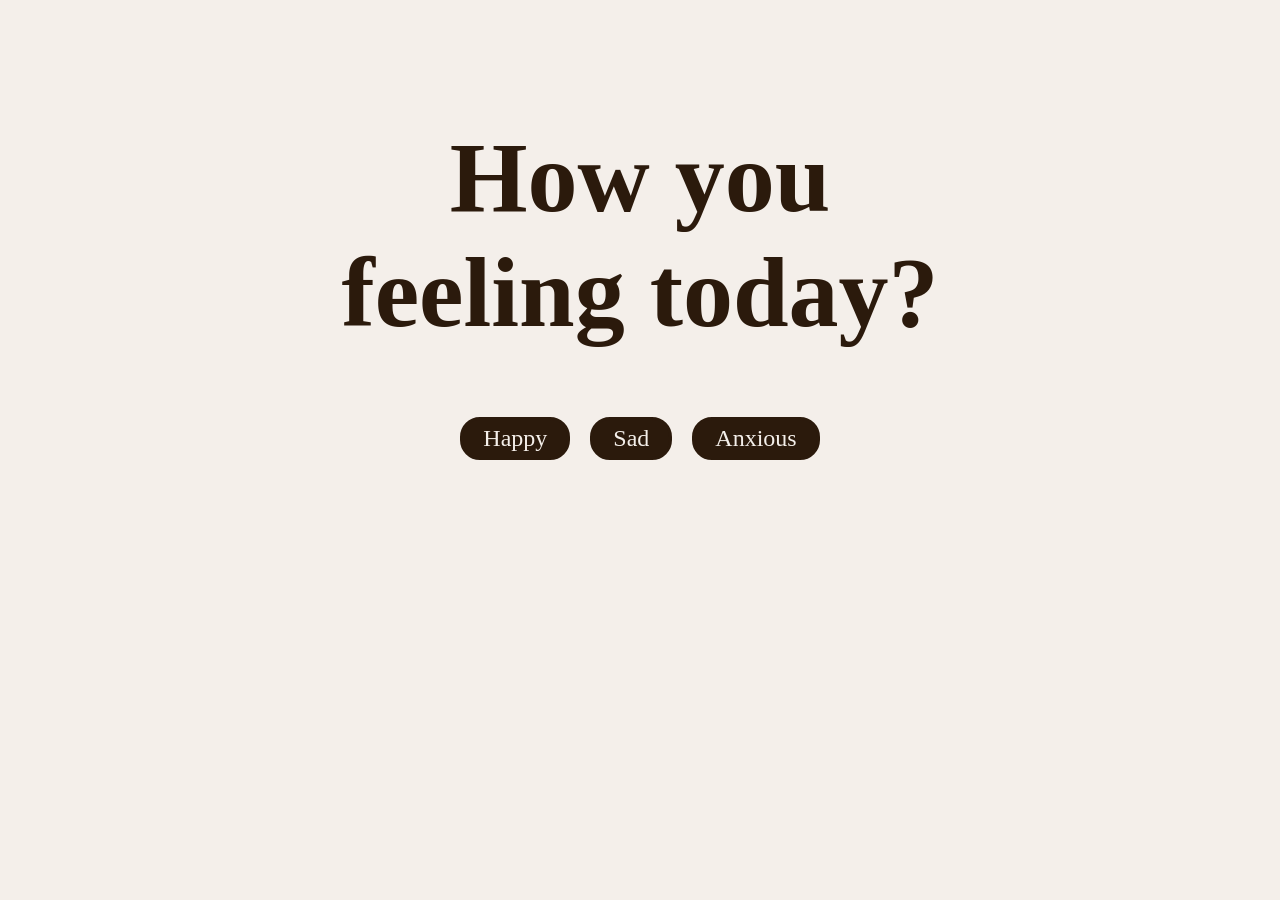
<file: index.html>
<!DOCTYPE html>
<html lang="en">
<head>
    <meta charset="UTF-8">
    <title>Homepage</title>
    <link rel="stylesheet" href="style.css">
</head>
<body>
<main>
    <h1>How you<br>feeling today?</h1>
    <div class="emoções">
    <a href="happy.html">Happy</a>
    <a href="#">Sad</a>
    <a href="anxiety.html">Anxious</a>
    </div>
</main>
</body>
</html>
</file>
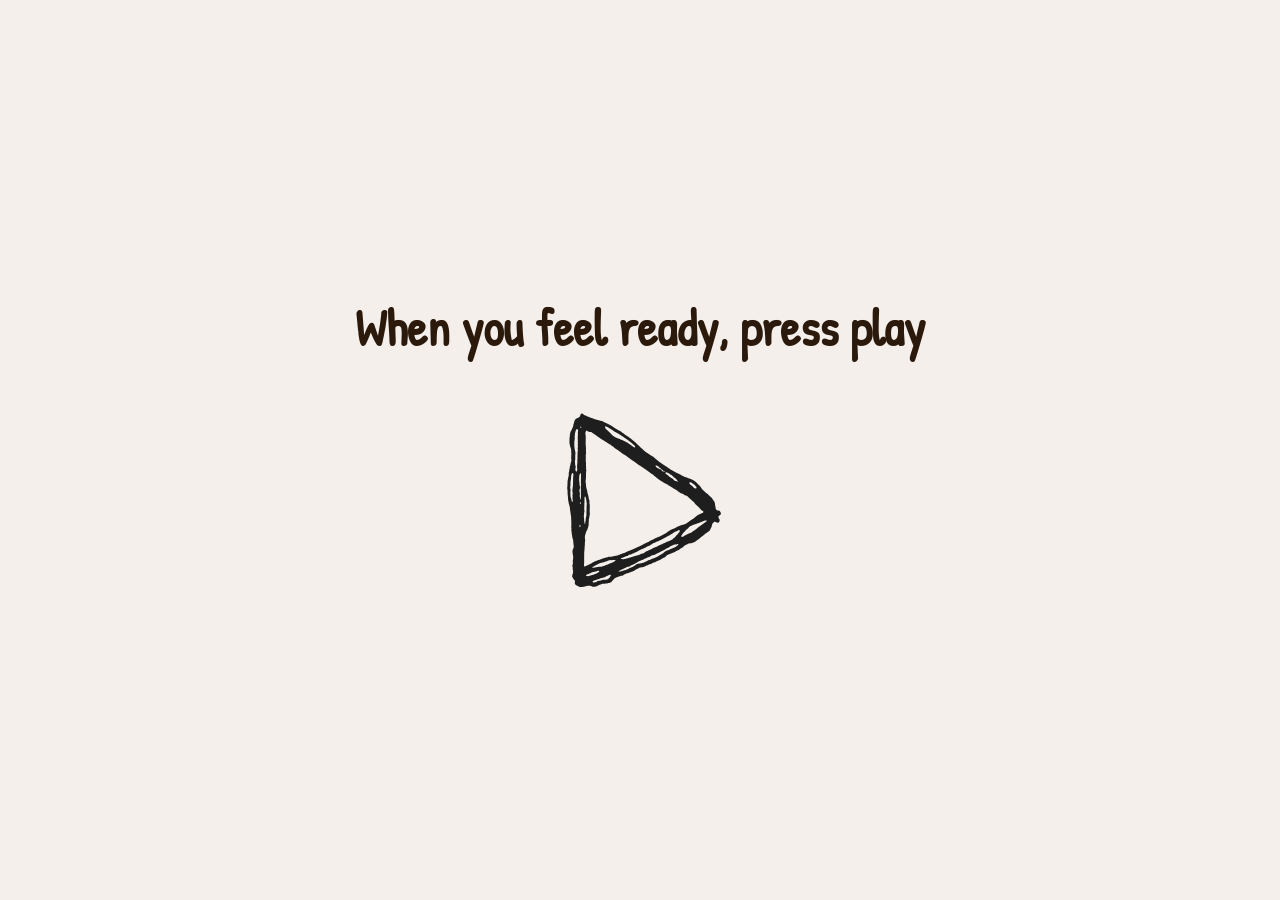
<file: anxiety.html>
<!DOCTYPE html>
<html lang="en">
<head>
    <meta charset="UTF-8">
    <title>Anxious</title>
    <link rel="stylesheet" href="anxious.css">
</head>
<body>

<!-- ecrã inicial -->
<div id="screen-start">
    <h1>When you feel ready, press play</h1>
    <div id="play-btn">
        <img src="anxiety/play.svg" alt="play" />
    </div>
</div>

<!-- ecrã de respiração -->
<div id="screen-breathe" class="hidden">
    <div id="circle-wrapper">
        <img src="anxiety/circle.svg" alt="breathe" id="breathe-circle" />
        <span id="breathe-label">breath in</span>
    </div>
    <div id="stop-btn">
        <img src="anxiety/stop.svg" alt="stop" />
    </div>
</div>

<script src="anxious.js"></script>
</body>
</html>
</file>
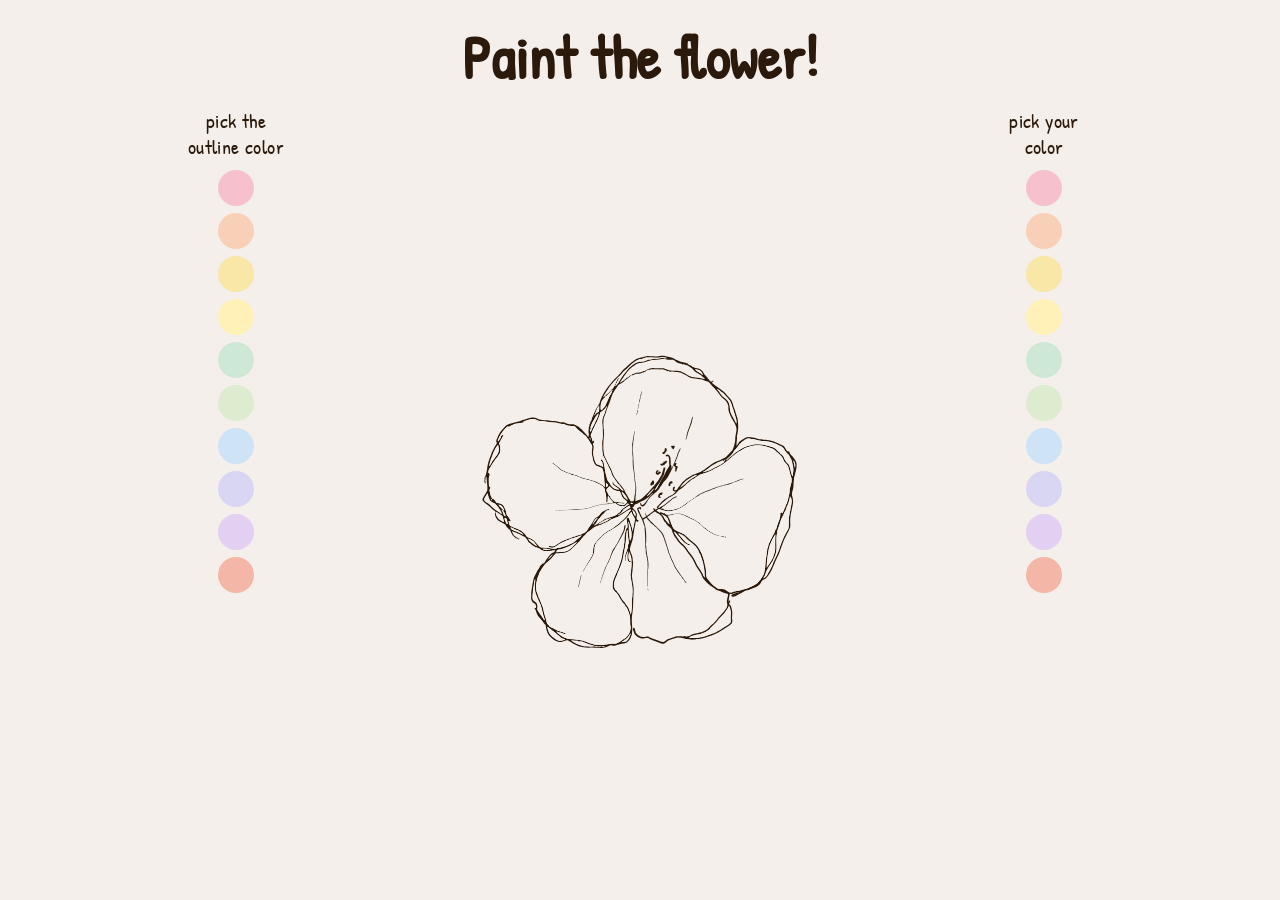
<file: happy.html>
<!DOCTYPE html>
<html lang="en">
<head>
    <meta charset="UTF-8">
    <title>Happy</title>
    <link rel="stylesheet" href="happy.css">
    <script src="happy.js"></script>
</head>
<body>
<main>
    <h1>Paint the flower!</h1>
    <div class="canvas-area">

        <!-- coluna esquerda: outline -->
        <div class="color-panel" id="panel-outline">
            <span class="color-panel-label">pick the outline color</span>
            <div class="color-swatches" id="swatches-outline"></div>
        </div>

        <!-- flor -->
        <div class="flower-container"></div>

        <!-- coluna direita: fill -->
        <div class="color-panel" id="panel-fill">
            <span class="color-panel-label">pick your color</span>
            <div class="color-swatches" id="swatches-fill"></div>
        </div>

    </div>
</main>
</body>
</html>
</file>
<file: style.css>
html, body {
    margin: 0;
    width: 100%;
    height: 100%;
    background-color: #F4EFEA;
}

/* container principal */
main{
    display: flex;
    flex-direction: column;
    justify-content: center; /* centra verticalmente */
    align-items: center;     /* centra horizontalmente */
}

/* título */
h1 {
    color: #2b1a0c;
    font-family: "Patrick Hand", cursive;
    text-align: center;
    font-size: 100px;
    margin-top: 120px; /* tira o margin-top gigante */
}

/* emoções */
.emoções {
    display: flex;
    gap: 20px;
}

/* botões */
a {
    text-decoration: none;
    color: #F4EFEA;
    font-family: "Patrick Hand", cursive;
    background-color: #2b1a0c;
    border-radius: 20px;
    padding: 5px 20px;
    font-size: 24px;
    transition: transform 10s ease-in-out;
    border: solid #2b1a0c 3px;
}

a:hover {
    border: solid #2b1a0c 3px;
    background-color: #F4EFEA;
    color: #2b1a0c;
}
</file>
<file: anxious.css>
@import url('https://fonts.googleapis.com/css2?family=Patrick+Hand&display=swap');

*, *::before, *::after {
    box-sizing: border-box;
    margin: 0;
    padding: 0;
}

html, body {
    width: 100%;
    height: 100%;
    overflow: hidden;
    background-color: #F4EFEA;
    font-family: "Patrick Hand", cursive;
}

/* ── ecrã inicial ── */
#screen-start {
    width: 100%;
    height: 100%;
    display: flex;
    flex-direction: column;
    align-items: center;
    justify-content: center;
    gap: 40px;
}

#screen-start h1 {
    color: #2b1a0c;
    font-size: 50px;
}

#play-btn {
    cursor: pointer;
    transition: transform 0.2s ease;
}

#play-btn:hover {
    transform: scale(1.02);
}

#play-btn img {
    width: 200px;
}

/* ── ecrã de respiração ── */
#screen-breathe {
    width: 100%;
    height: 100%;
    display: flex;
    flex-direction: column;
    align-items: center;
    justify-content: center;
    gap: 48px;
}

#circle-wrapper {
    position: relative;
    display: flex;
    align-items: center;
    justify-content: center;
}

#breathe-circle {
    width: 220px;
    height: 220px;
    transition: none; /* controlado por JS */
}

#breathe-label {
    position: absolute;
    color: #2b1a0c;
    font-size: 22px;
    letter-spacing: 0.04em;
    pointer-events: none;
    user-select: none;
}

#stop-btn {
    position: fixed;
    bottom: 40px;
    left: 50%;
    transform: translateX(-50%);
    cursor: pointer;
    transition: 1s ease-in-out;
}

#stop-btn{
    scale: 1.02;
}

#stop-btn img {
    width: 36px;
    height: 36px;
}

/* ── util ── */
.hidden {
    display: none !important;
}
</file>
<file: happy.css>
@import url('https://fonts.googleapis.com/css2?family=Patrick+Hand&display=swap');

html, body {
    margin: 0;
    width: 100%;
    height: 100%;
    overflow: hidden;
    background-color: #F4EFEA;
}

main {
    display: flex;
    flex-direction: column;
    align-items: center;
    width: 100%;
    height: 100%;
}

h1 {
    color: #2b1a0c;
    font-family: "Patrick Hand", cursive;
    text-align: center;
    font-size: 60px;
    margin: 16px 0 10px 0;
    flex-shrink: 0;
}

/* layout central: coluna esq + flor + coluna dir */
.canvas-area {
    flex: 1;
    display: flex;
    flex-direction: row;
    align-items: stretch;
    justify-content: center;
    width: 100%;
    min-height: 0;
    max-height: calc(100vh - 120px);
    gap: 12px;
    padding: 0 16px;
    box-sizing: border-box;
}

/* colunas de cor */
.color-panel {
    display: flex;
    flex-direction: column;
    align-items: center;
    gap: 10px;
    flex-shrink: 0;
    width: 100px;
    margin: 0 170px 0 170px;
}

.color-panel-label {
    font-family: "Patrick Hand", cursive;
    font-size: 20px;
    color: #2b1a0c;
    text-align: center;
    line-height: 1.3;
    letter-spacing: 0.02em;
}

.color-swatches {
    display: flex;
    flex-direction: column;
    gap: 7px;
    align-items: center;
}

.swatch {
    width: 36px;
    height: 36px;
    border-radius: 50%;
    cursor: pointer;
    border: 2.5px solid transparent;
    transition: transform 0.15s ease;
    flex-shrink: 0;
}

.swatch:hover {
    transform: scale(1.18);
}

.swatch.selected {
    transform: scale(1.13);
}

/* container da flor */
.flower-container {
    flex: 1;
    display: flex;
    align-items: center;
    justify-content: center;
    min-height: 0;
    min-width: 0;
}

.flower-container svg {
    display: block;
    max-width: 100%;
    max-height: 100%;
    width: auto;
    height: auto;
}

/* cursor personalizado */
#cursor-dot {
    position: fixed;
    width: 18px;
    height: 18px;
    border-radius: 50%;
    pointer-events: none;
    z-index: 9999;
}
</file>
